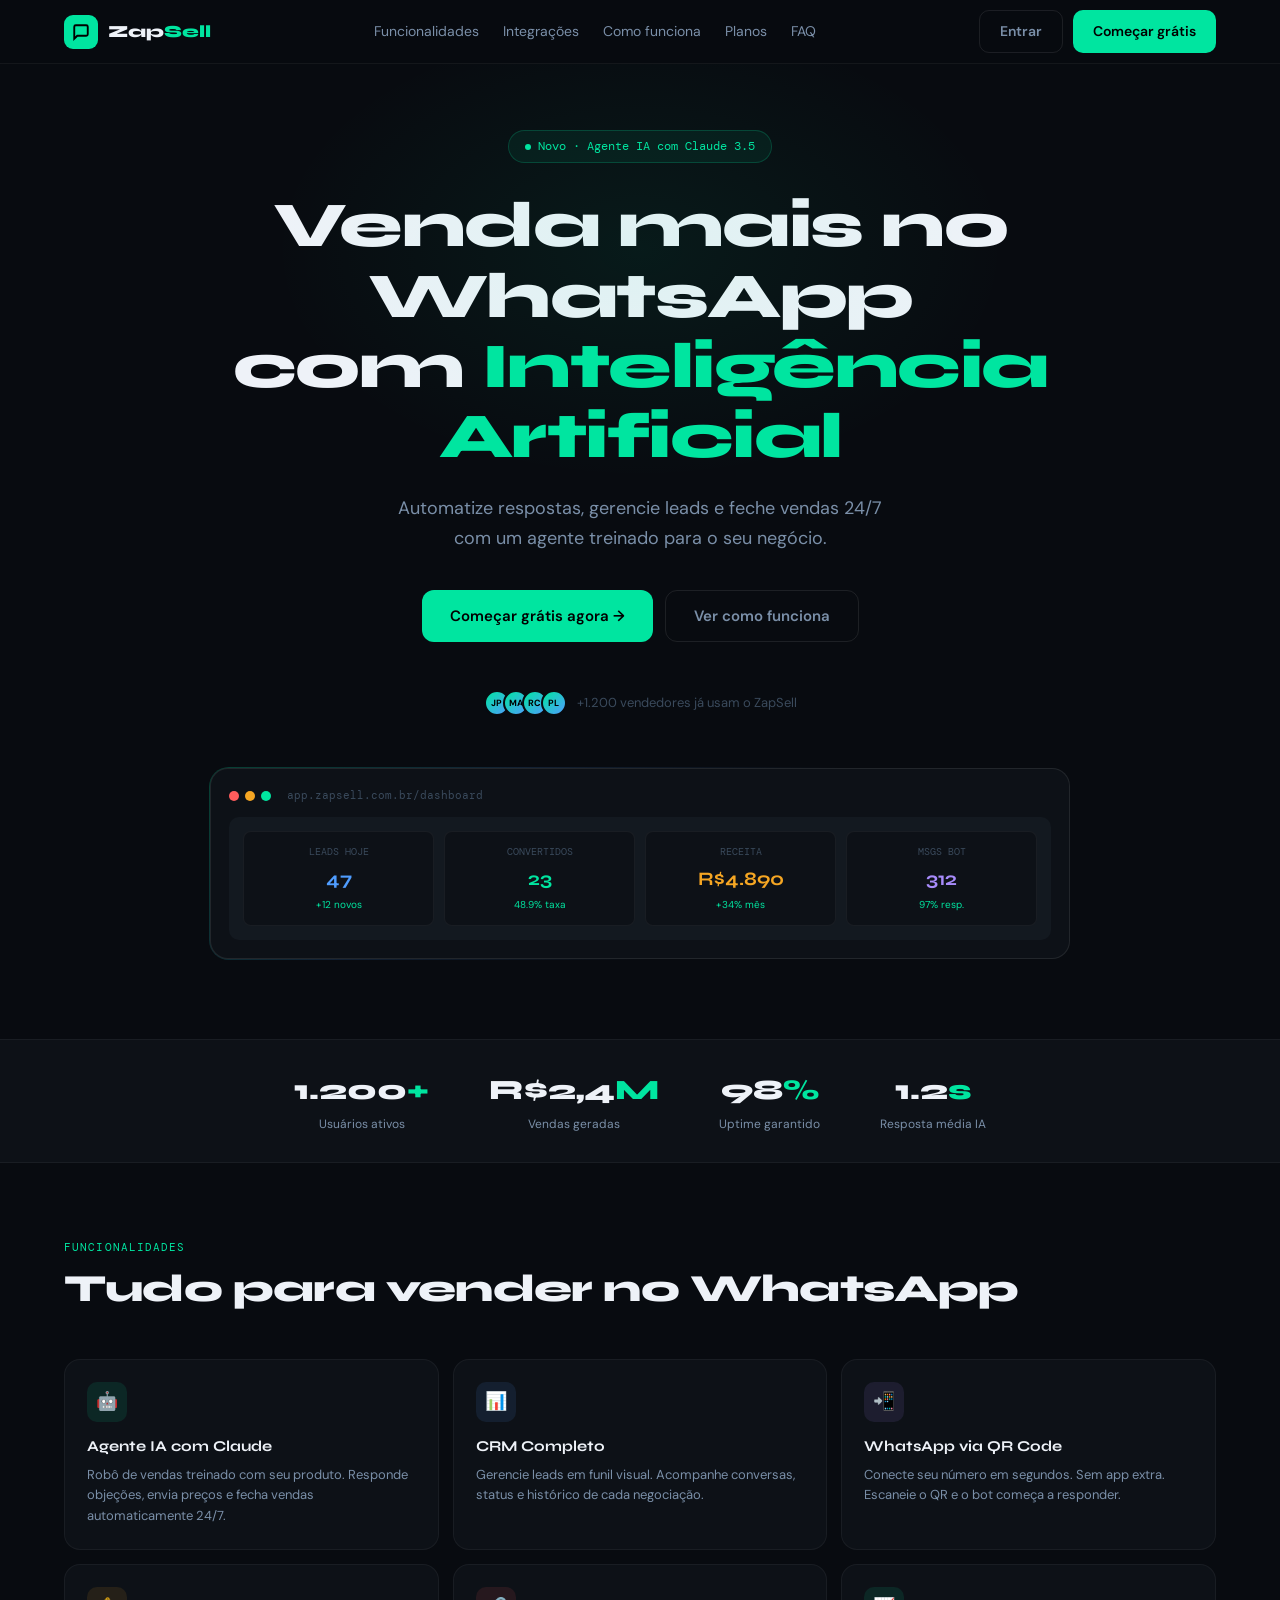
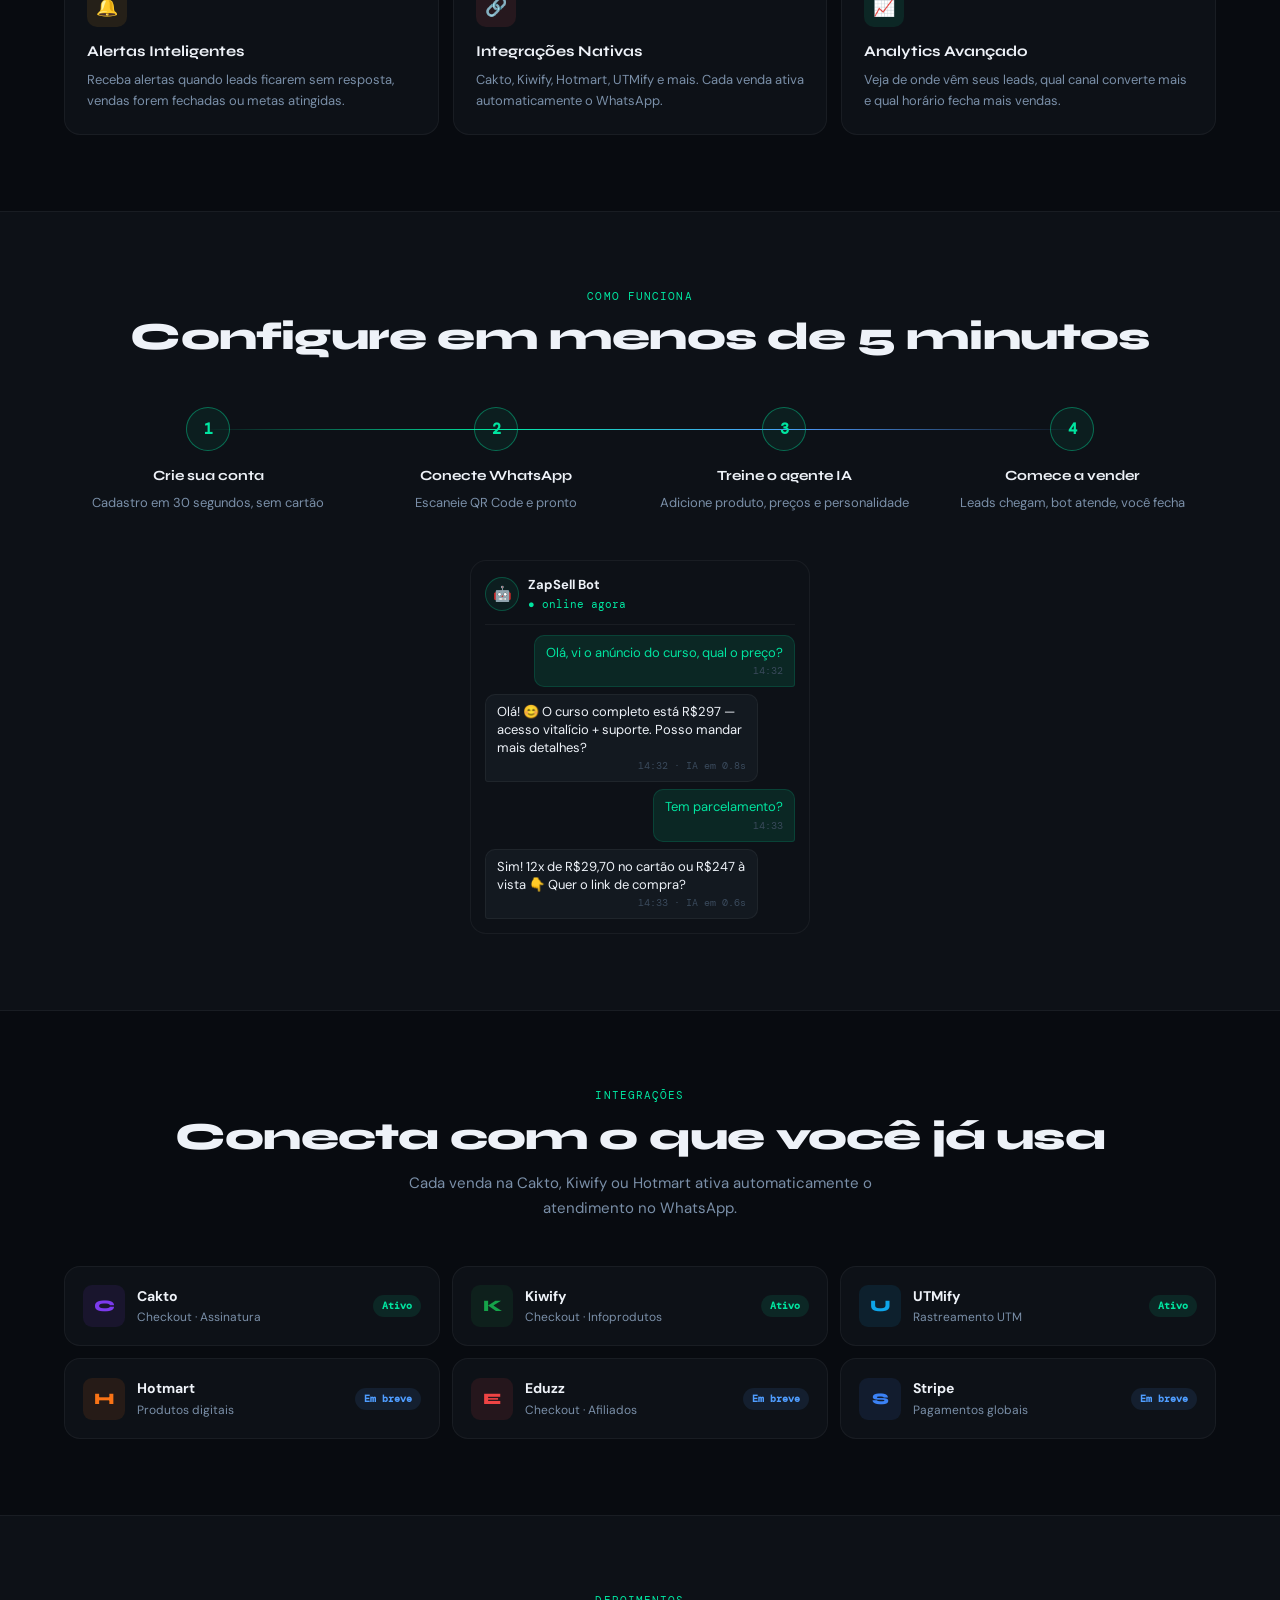
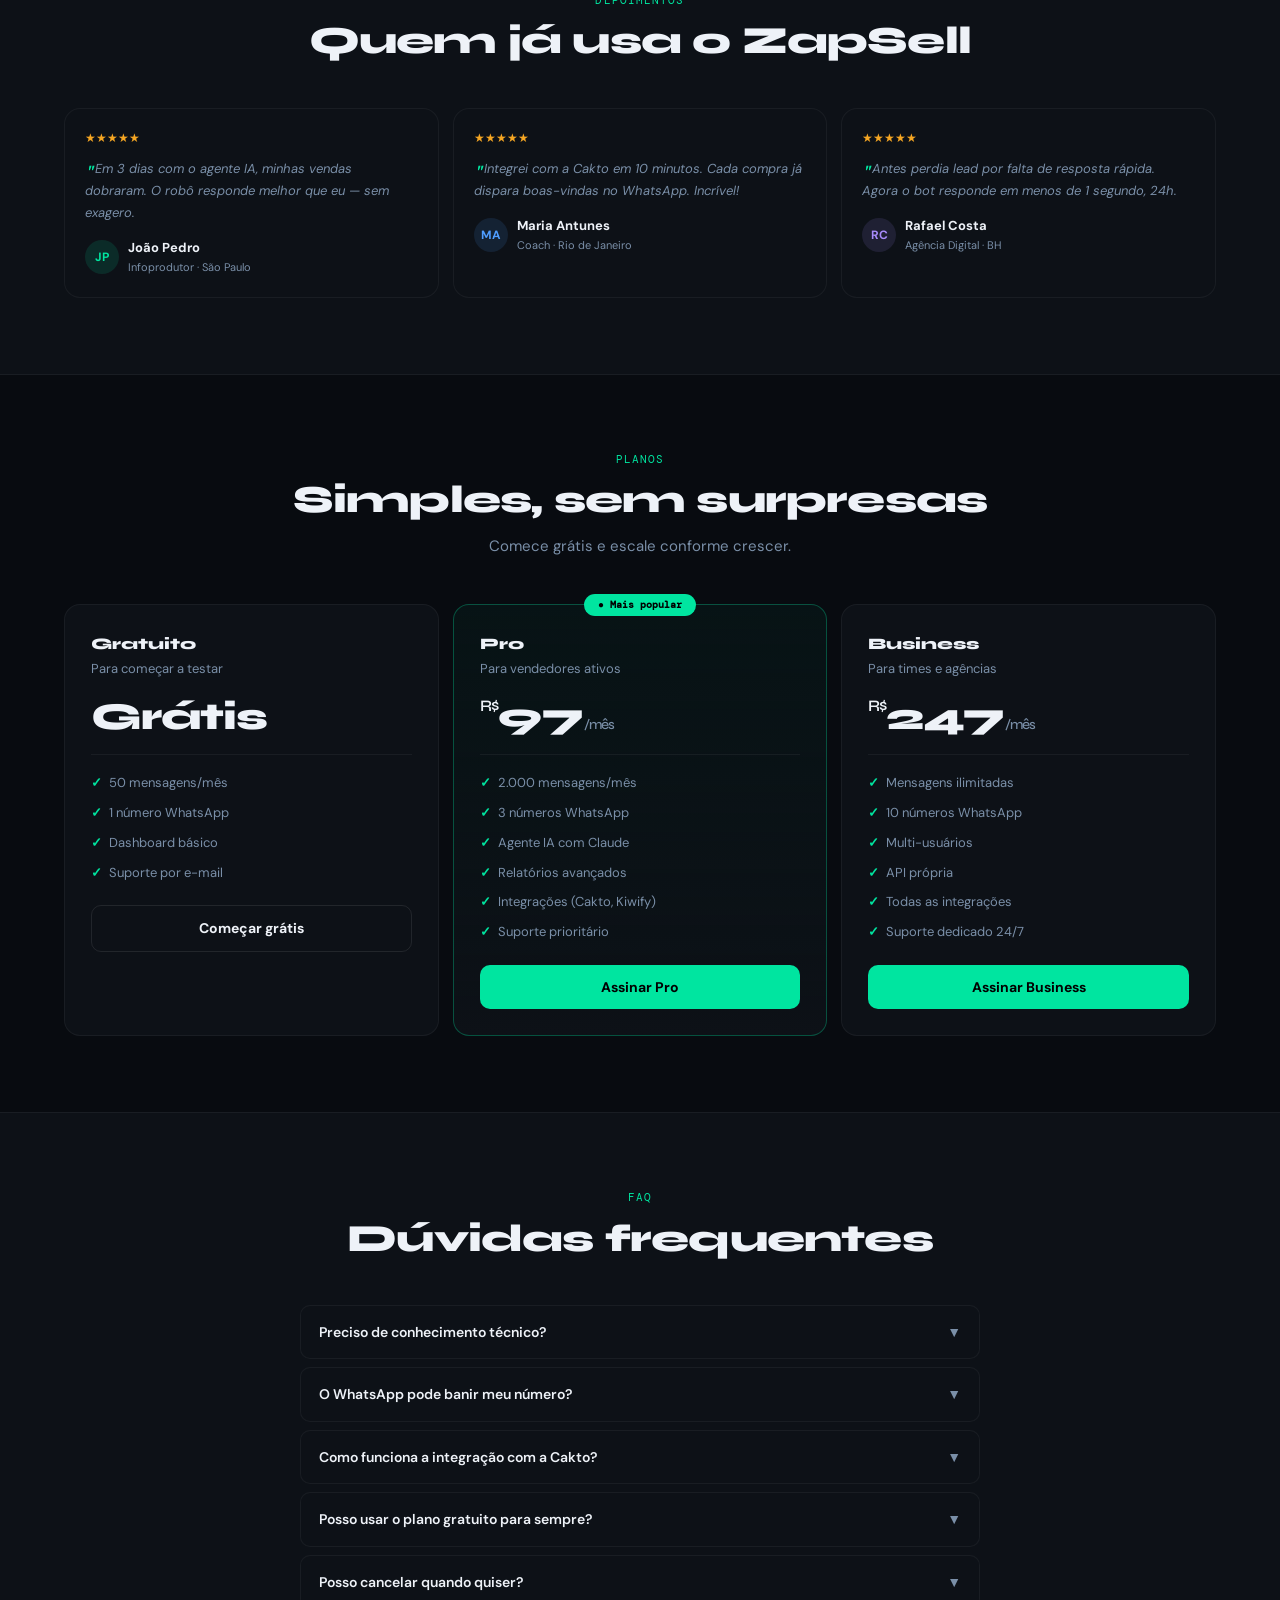
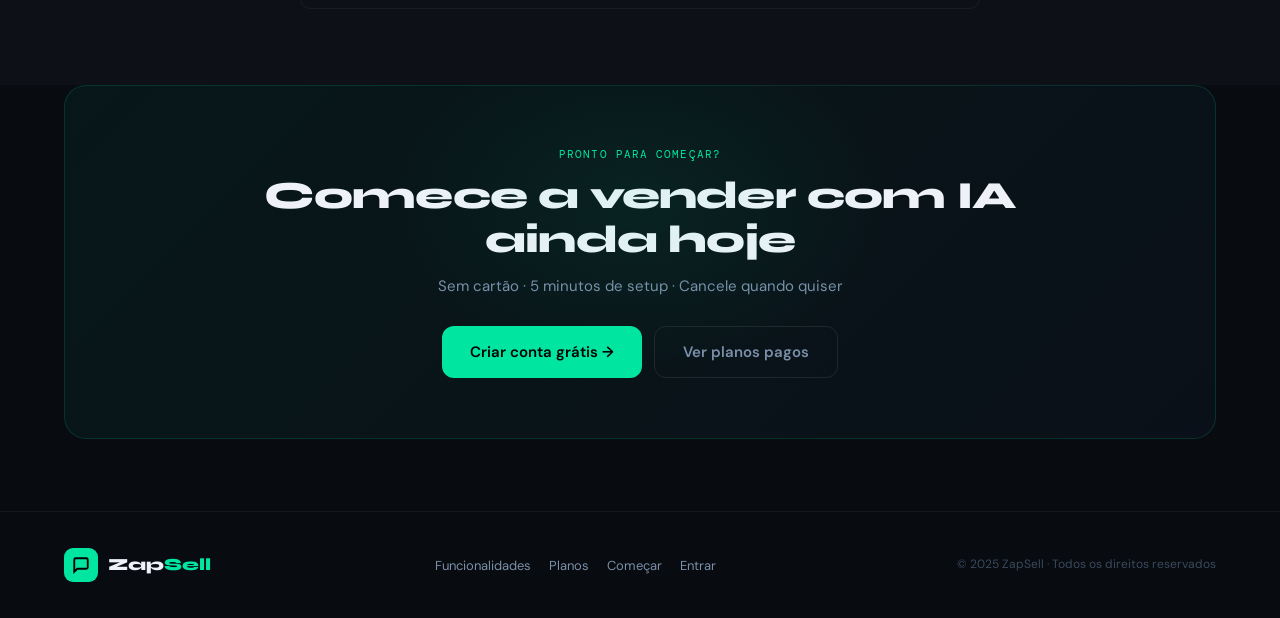
<file: pages/landing.html>
<!DOCTYPE html>
<html lang="pt-BR">
<head>
<meta charset="UTF-8"/>
<meta name="viewport" content="width=device-width,initial-scale=1"/>
<title>ZapSell — Agente de IA para WhatsApp</title>
<link rel="preconnect" href="https://fonts.googleapis.com"/>
<link href="https://fonts.googleapis.com/css2?family=Syne:wght@400;500;600;700;800&family=DM+Sans:wght@400;500;600&family=DM+Mono:wght@400;500&display=swap" rel="stylesheet"/>
<style>
:root{--bg:#080b10;--bg2:#0d1117;--bg3:#131920;--border:#ffffff0d;--border2:#ffffff16;--text:#eef2f8;--text2:#7a8fa8;--text3:#3a4a5c;--green:#00e5a0;--green2:#00b87e;--greenbg:#00e5a010;--amber:#f5a623;--blue:#4f9dff;--purple:#a78bfa;--red:#ff5c5c;--radius:10px;--radius2:16px}
*{box-sizing:border-box;margin:0;padding:0}html{scroll-behavior:smooth}
body{font-family:'DM Sans',sans-serif;background:var(--bg);color:var(--text);font-size:15px;line-height:1.6;overflow-x:hidden}
nav{position:fixed;top:0;left:0;right:0;z-index:100;padding:0 5%;height:64px;display:flex;align-items:center;justify-content:space-between;border-bottom:1px solid var(--border);background:rgba(8,11,16,0.9);backdrop-filter:blur(16px)}
.nav-logo{display:flex;align-items:center;gap:10px;text-decoration:none}
.nav-logo-icon{width:34px;height:34px;background:var(--green);border-radius:9px;display:flex;align-items:center;justify-content:center}
.nav-logo-icon svg{width:18px;height:18px;fill:none;stroke:#000;stroke-width:2.5}
.logo-txt{font-family:'Syne',sans-serif;font-size:17px;font-weight:800;color:var(--text)}
.logo-txt span{color:var(--green)}
.nav-links{display:flex;align-items:center;gap:24px}
.nav-links a{font-size:14px;color:var(--text2);text-decoration:none;transition:color .15s}.nav-links a:hover{color:var(--text)}
.btn{display:inline-flex;align-items:center;gap:7px;padding:9px 20px;border-radius:var(--radius);font-size:14px;font-weight:600;cursor:pointer;text-decoration:none;border:none;font-family:'DM Sans',sans-serif;transition:all .15s}
.btn-ghost{background:transparent;border:1px solid var(--border2);color:var(--text2)}.btn-ghost:hover{color:var(--text)}
.btn-green{background:var(--green);color:#000}.btn-green:hover{background:var(--green2);transform:translateY(-1px)}
.btn-lg{padding:13px 28px;font-size:15px;border-radius:12px}

/* HERO */
.hero{padding:130px 5% 80px;text-align:center;position:relative;overflow:hidden}
.hero::before{content:'';position:absolute;top:0;left:50%;transform:translateX(-50%);width:800px;height:500px;background:radial-gradient(ellipse,rgba(0,229,160,.07),transparent 65%);pointer-events:none}
.badge{display:inline-flex;align-items:center;gap:7px;background:var(--greenbg);border:1px solid rgba(0,229,160,.2);border-radius:99px;padding:6px 16px;font-size:12px;color:var(--green);font-family:'DM Mono',monospace;margin-bottom:28px}
.badge-dot{width:6px;height:6px;border-radius:50%;background:var(--green);animation:pulse 2s infinite}
@keyframes pulse{0%,100%{opacity:1}50%{opacity:.3}}
h1{font-family:'Syne',sans-serif;font-size:clamp(34px,5vw,66px);font-weight:800;line-height:1.1;letter-spacing:-1.5px;margin-bottom:20px}
h1 em{color:var(--green);font-style:normal}
.hero-sub{font-size:clamp(15px,1.5vw,18px);color:var(--text2);max-width:520px;margin:0 auto 36px;line-height:1.7}
.hero-btns{display:flex;gap:12px;justify-content:center;flex-wrap:wrap;margin-bottom:48px}
.social-proof{display:flex;align-items:center;justify-content:center;gap:10px;font-size:13px;color:var(--text3)}
.avatars{display:flex}.avatars span{width:26px;height:26px;border-radius:50%;border:2px solid var(--bg);background:linear-gradient(135deg,var(--green),var(--blue));display:flex;align-items:center;justify-content:center;font-size:9px;font-weight:700;color:#000;margin-left:-7px}.avatars span:first-child{margin-left:0}

/* SCREEN */
.screen-wrap{max-width:860px;margin:52px auto 0;position:relative}
.screen-wrap::before{content:'';position:absolute;inset:-1px;background:linear-gradient(135deg,rgba(0,229,160,.25),rgba(79,157,255,.15),transparent 60%);border-radius:20px}
.screen{position:relative;z-index:1;background:var(--bg2);border:1px solid var(--border2);border-radius:18px;padding:18px;overflow:hidden}
.screen-bar{display:flex;align-items:center;gap:6px;margin-bottom:12px}
.dot{width:10px;height:10px;border-radius:50%}
.screen-grid{background:var(--bg3);border-radius:10px;padding:14px;display:grid;grid-template-columns:repeat(4,1fr);gap:10px}
.sm{background:var(--bg2);border:1px solid var(--border);border-radius:8px;padding:12px}
.sm-l{font-size:10px;color:var(--text3);font-family:'DM Mono',monospace;margin-bottom:4px}
.sm-v{font-family:'Syne',sans-serif;font-size:19px;font-weight:700}
.sm-c{font-size:10px;color:var(--green);margin-top:3px}

section{padding:76px 5%}
.sec-label{font-size:11px;font-family:'DM Mono',monospace;letter-spacing:.1em;color:var(--green);text-transform:uppercase;margin-bottom:10px}
.sec-title{font-family:'Syne',sans-serif;font-size:clamp(24px,3vw,40px);font-weight:800;letter-spacing:-.8px;line-height:1.15;margin-bottom:12px}
.sec-sub{font-size:15px;color:var(--text2);max-width:500px;line-height:1.7}
.tc{text-align:center}.tc .sec-sub{margin:0 auto}

.feat-grid{display:grid;grid-template-columns:repeat(3,1fr);gap:14px;margin-top:48px}
.fc{background:var(--bg2);border:1px solid var(--border);border-radius:var(--radius2);padding:22px;transition:all .2s;position:relative;overflow:hidden}
.fc::after{content:'';position:absolute;top:0;left:0;right:0;height:2px;background:linear-gradient(90deg,transparent,var(--ac,var(--green)),transparent);opacity:0;transition:opacity .2s}
.fc:hover{border-color:var(--border2);transform:translateY(-2px)}.fc:hover::after{opacity:1}
.ficon{width:40px;height:40px;border-radius:10px;display:flex;align-items:center;justify-content:center;margin-bottom:12px;font-size:18px}
.ft{font-family:'Syne',sans-serif;font-size:15px;font-weight:700;margin-bottom:7px}
.fd{font-size:13px;color:var(--text2);line-height:1.6}

.steps{display:grid;grid-template-columns:repeat(4,1fr);gap:0;margin-top:48px;position:relative}
.steps::before{content:'';position:absolute;top:22px;left:12%;right:12%;height:1px;background:linear-gradient(90deg,transparent,var(--green),var(--blue),transparent)}
.si{text-align:center;padding:0 14px}
.snum{width:44px;height:44px;border-radius:50%;background:var(--bg3);border:1px solid var(--border2);display:flex;align-items:center;justify-content:center;margin:0 auto 14px;font-family:'DM Mono',monospace;font-weight:700;font-size:15px;position:relative;z-index:1}
.snum.on{background:var(--greenbg);border-color:rgba(0,229,160,.4);color:var(--green)}
.st{font-weight:700;font-size:14px;margin-bottom:5px;font-family:'Syne',sans-serif}
.sd{font-size:13px;color:var(--text2);line-height:1.5}

.int-grid{display:grid;grid-template-columns:repeat(3,1fr);gap:12px;margin-top:44px}
.ic{background:var(--bg2);border:1px solid var(--border);border-radius:var(--radius2);padding:18px;display:flex;align-items:center;gap:12px;transition:all .2s}
.ic:hover{border-color:var(--border2);transform:translateY(-1px)}
.ilogo{width:42px;height:42px;border-radius:9px;display:flex;align-items:center;justify-content:center;font-size:16px;font-weight:800;flex-shrink:0;font-family:'Syne',sans-serif}
.iname{font-weight:700;font-size:14px}.icat{font-size:12px;color:var(--text2);margin-top:1px}
.ist{margin-left:auto;font-size:10px;padding:3px 9px;border-radius:20px;font-family:'DM Mono',monospace;font-weight:600}
.on-badge{background:rgba(0,229,160,.1);color:var(--green)}.soon-badge{background:rgba(79,157,255,.1);color:var(--blue)}

.tests{display:grid;grid-template-columns:repeat(3,1fr);gap:14px;margin-top:44px}
.tc2{background:var(--bg2);border:1px solid var(--border);border-radius:var(--radius2);padding:20px}
.stars{color:var(--amber);font-size:12px;margin-bottom:10px}
.ttext{font-size:13px;color:var(--text2);line-height:1.7;margin-bottom:14px;font-style:italic}
.ttext::before{content:'"';color:var(--green);font-size:22px;font-family:'Syne',sans-serif;line-height:0;vertical-align:-7px;margin-right:3px}
.tauth{display:flex;align-items:center;gap:9px}
.tav{width:34px;height:34px;border-radius:50%;display:flex;align-items:center;justify-content:center;font-size:12px;font-weight:700;flex-shrink:0}
.tname{font-size:13px;font-weight:700}.trole{font-size:11px;color:var(--text2)}

.plans{display:grid;grid-template-columns:repeat(3,1fr);gap:14px;margin-top:44px}
.pc{background:var(--bg2);border:1px solid var(--border);border-radius:var(--radius2);padding:26px;position:relative}
.pc.pop{border-color:rgba(0,229,160,.3);background:linear-gradient(180deg,rgba(0,229,160,.04),var(--bg2))}
.pop-badge{position:absolute;top:-11px;left:50%;transform:translateX(-50%);background:var(--green);color:#000;font-size:10px;font-weight:700;padding:3px 14px;border-radius:99px;font-family:'DM Mono',monospace;white-space:nowrap}
.pname{font-family:'Syne',sans-serif;font-size:16px;font-weight:800;margin-bottom:3px}
.pdesc{font-size:13px;color:var(--text2);margin-bottom:18px}
.pprice{font-family:'Syne',sans-serif;font-size:38px;font-weight:800;letter-spacing:-1px;line-height:1}
.pprice sup{font-size:16px;vertical-align:top;margin-top:7px;font-weight:600}
.pprice span{font-size:14px;font-weight:500;color:var(--text2)}
.pdiv{height:1px;background:var(--border);margin:18px 0}
.pfeats{list-style:none;display:flex;flex-direction:column;gap:9px;margin-bottom:22px}
.pfeats li{font-size:13px;color:var(--text2);display:flex;align-items:center;gap:7px}
.pfeats li::before{content:'✓';color:var(--green);font-weight:700;flex-shrink:0}
.pbtn{width:100%;padding:11px;border-radius:var(--radius);font-size:14px;font-weight:700;cursor:pointer;text-align:center;text-decoration:none;display:block;font-family:'DM Sans',sans-serif;transition:all .15s;border:none}
.pbtn-ghost{background:transparent;border:1px solid var(--border2);color:var(--text)}.pbtn-ghost:hover{border-color:var(--green);color:var(--green)}
.pbtn-green{background:var(--green);color:#000}.pbtn-green:hover{background:var(--green2)}

.faq-list{max-width:680px;margin:44px auto 0;display:flex;flex-direction:column;gap:8px}
.fi{background:var(--bg2);border:1px solid var(--border);border-radius:var(--radius);overflow:hidden}
.fq{padding:15px 18px;font-size:14px;font-weight:600;cursor:pointer;display:flex;align-items:center;justify-content:space-between;gap:12px;transition:background .15s;user-select:none}
.fq:hover{background:var(--bg3)}
.farr{color:var(--text2);transition:transform .2s;flex-shrink:0}
.fa{padding:0 18px 14px;font-size:13px;color:var(--text2);line-height:1.7;display:none}
.fi.open .fa{display:block}.fi.open .farr{transform:rotate(180deg)}.fi.open .fq{color:var(--green)}

.stats-bar{border-top:1px solid var(--border);border-bottom:1px solid var(--border);padding:28px 5%;display:flex;align-items:center;justify-content:center;gap:60px;flex-wrap:wrap;background:var(--bg2)}
.sv{font-family:'Syne',sans-serif;font-size:28px;font-weight:800}.sv em{color:var(--green);font-style:normal}
.sl{font-size:12px;color:var(--text2);margin-top:2px}

.wpp{background:var(--bg2);border:1px solid var(--border);border-radius:var(--radius2);padding:14px;max-width:340px;margin:48px auto 0}
.wph{display:flex;align-items:center;gap:9px;padding-bottom:10px;border-bottom:1px solid var(--border);margin-bottom:10px}
.wpav{width:34px;height:34px;border-radius:50%;background:var(--greenbg);border:1px solid rgba(0,229,160,.25);display:flex;align-items:center;justify-content:center;font-size:15px}
.wpm{display:flex;flex-direction:column;gap:7px}
.wm{padding:8px 11px;border-radius:10px;font-size:13px;max-width:88%;line-height:1.4}
.wm-bot{background:var(--bg3);border:1px solid var(--border);align-self:flex-start;border-bottom-left-radius:3px}
.wm-user{background:rgba(0,229,160,.1);border:1px solid rgba(0,229,160,.15);color:var(--green);align-self:flex-end;border-bottom-right-radius:3px}
.wt{font-size:10px;color:var(--text3);text-align:right;margin-top:2px;font-family:'DM Mono',monospace}

.cta-box{background:linear-gradient(135deg,rgba(0,229,160,.06),rgba(79,157,255,.04));border:1px solid rgba(0,229,160,.15);border-radius:22px;padding:60px 44px;text-align:center;margin:0 5% 72px;position:relative;overflow:hidden}
.cta-box::before{content:'';position:absolute;top:-80px;left:50%;transform:translateX(-50%);width:600px;height:400px;background:radial-gradient(ellipse,rgba(0,229,160,.07),transparent 60%);pointer-events:none}

footer{border-top:1px solid var(--border);padding:36px 5%;display:flex;align-items:center;justify-content:space-between;flex-wrap:wrap;gap:14px}
.fl a{font-size:13px;color:var(--text2);text-decoration:none;margin-right:18px;transition:color .15s}.fl a:hover{color:var(--green)}
.fc2{font-size:12px;color:var(--text3)}

@media(max-width:768px){
  .feat-grid,.int-grid,.plans,.steps,.tests{grid-template-columns:1fr}
  .nav-links{display:none}.screen-grid{grid-template-columns:1fr 1fr}
  .steps::before{display:none}.stats-bar{gap:28px}.cta-box{padding:36px 22px;margin:0 4% 52px}
}
</style>
</head>
<body>

<nav>
  <a href="/landing" class="nav-logo">
    <div class="nav-logo-icon"><svg viewBox="0 0 24 24"><path d="M21 15a2 2 0 0 1-2 2H7l-4 4V5a2 2 0 0 1 2-2h14a2 2 0 0 1 2 2z"/></svg></div>
    <span class="logo-txt">Zap<span>Sell</span></span>
  </a>
  <div class="nav-links">
    <a href="#feat">Funcionalidades</a>
    <a href="#int">Integrações</a>
    <a href="#how">Como funciona</a>
    <a href="#plans">Planos</a>
    <a href="#faq">FAQ</a>
  </div>
  <div style="display:flex;gap:10px">
    <a href="/login" class="btn btn-ghost">Entrar</a>
    <a href="/planos" class="btn btn-green">Começar grátis</a>
  </div>
</nav>

<section class="hero">
  <div class="badge"><div class="badge-dot"></div>Novo · Agente IA com Claude 3.5</div>
  <h1>Venda mais no WhatsApp<br>com <em>Inteligência Artificial</em></h1>
  <p class="hero-sub">Automatize respostas, gerencie leads e feche vendas 24/7 com um agente treinado para o seu negócio.</p>
  <div class="hero-btns">
    <a href="/planos" class="btn btn-green btn-lg">Começar grátis agora →</a>
    <a href="#how" class="btn btn-ghost btn-lg">Ver como funciona</a>
  </div>
  <div class="social-proof">
    <div class="avatars"><span>JP</span><span>MA</span><span>RC</span><span>PL</span></div>
    <span>+1.200 vendedores já usam o ZapSell</span>
  </div>
  <div class="screen-wrap">
    <div class="screen">
      <div class="screen-bar">
        <div class="dot" style="background:#ff5c5c"></div>
        <div class="dot" style="background:#f5a623"></div>
        <div class="dot" style="background:#00e5a0"></div>
        <span style="font-size:11px;color:var(--text3);margin-left:10px;font-family:'DM Mono',monospace">app.zapsell.com.br/dashboard</span>
      </div>
      <div class="screen-grid">
        <div class="sm"><div class="sm-l">LEADS HOJE</div><div class="sm-v" style="color:var(--blue)">47</div><div class="sm-c">+12 novos</div></div>
        <div class="sm"><div class="sm-l">CONVERTIDOS</div><div class="sm-v" style="color:var(--green)">23</div><div class="sm-c">48.9% taxa</div></div>
        <div class="sm"><div class="sm-l">RECEITA</div><div class="sm-v" style="color:var(--amber)">R$4.890</div><div class="sm-c">+34% mês</div></div>
        <div class="sm"><div class="sm-l">MSGS BOT</div><div class="sm-v" style="color:var(--purple)">312</div><div class="sm-c">97% resp.</div></div>
      </div>
    </div>
  </div>
</section>

<div class="stats-bar">
  <div style="text-align:center"><div class="sv">1.200<em>+</em></div><div class="sl">Usuários ativos</div></div>
  <div style="text-align:center"><div class="sv">R$2,4<em>M</em></div><div class="sl">Vendas geradas</div></div>
  <div style="text-align:center"><div class="sv">98<em>%</em></div><div class="sl">Uptime garantido</div></div>
  <div style="text-align:center"><div class="sv">1.2<em>s</em></div><div class="sl">Resposta média IA</div></div>
</div>

<section id="feat">
  <div class="sec-label">Funcionalidades</div>
  <div class="sec-title">Tudo para vender no WhatsApp</div>
  <div class="feat-grid">
    <div class="fc" style="--ac:var(--green)"><div class="ficon" style="background:rgba(0,229,160,.1)">🤖</div><div class="ft">Agente IA com Claude</div><div class="fd">Robô de vendas treinado com seu produto. Responde objeções, envia preços e fecha vendas automaticamente 24/7.</div></div>
    <div class="fc" style="--ac:var(--blue)"><div class="ficon" style="background:rgba(79,157,255,.1)">📊</div><div class="ft">CRM Completo</div><div class="fd">Gerencie leads em funil visual. Acompanhe conversas, status e histórico de cada negociação.</div></div>
    <div class="fc" style="--ac:var(--purple)"><div class="ficon" style="background:rgba(167,139,250,.1)">📲</div><div class="ft">WhatsApp via QR Code</div><div class="fd">Conecte seu número em segundos. Sem app extra. Escaneie o QR e o bot começa a responder.</div></div>
    <div class="fc" style="--ac:var(--amber)"><div class="ficon" style="background:rgba(245,166,35,.1)">🔔</div><div class="ft">Alertas Inteligentes</div><div class="fd">Receba alertas quando leads ficarem sem resposta, vendas forem fechadas ou metas atingidas.</div></div>
    <div class="fc" style="--ac:var(--red)"><div class="ficon" style="background:rgba(255,92,92,.1)">🔗</div><div class="ft">Integrações Nativas</div><div class="fd">Cakto, Kiwify, Hotmart, UTMify e mais. Cada venda ativa automaticamente o WhatsApp.</div></div>
    <div class="fc" style="--ac:var(--green)"><div class="ficon" style="background:rgba(0,229,160,.1)">📈</div><div class="ft">Analytics Avançado</div><div class="fd">Veja de onde vêm seus leads, qual canal converte mais e qual horário fecha mais vendas.</div></div>
  </div>
</section>

<section id="how" style="background:var(--bg2);border-top:1px solid var(--border);border-bottom:1px solid var(--border)">
  <div class="tc"><div class="sec-label">Como funciona</div><div class="sec-title">Configure em menos de 5 minutos</div></div>
  <div class="steps">
    <div class="si"><div class="snum on">1</div><div class="st">Crie sua conta</div><div class="sd">Cadastro em 30 segundos, sem cartão</div></div>
    <div class="si"><div class="snum on">2</div><div class="st">Conecte WhatsApp</div><div class="sd">Escaneie QR Code e pronto</div></div>
    <div class="si"><div class="snum on">3</div><div class="st">Treine o agente IA</div><div class="sd">Adicione produto, preços e personalidade</div></div>
    <div class="si"><div class="snum on">4</div><div class="st">Comece a vender</div><div class="sd">Leads chegam, bot atende, você fecha</div></div>
  </div>
  <div class="wpp">
    <div class="wph">
      <div class="wpav">🤖</div>
      <div><div style="font-size:13px;font-weight:700">ZapSell Bot</div><div style="font-size:11px;color:var(--green);font-family:'DM Mono',monospace">● online agora</div></div>
    </div>
    <div class="wpm">
      <div class="wm wm-user">Olá, vi o anúncio do curso, qual o preço?<div class="wt">14:32</div></div>
      <div class="wm wm-bot">Olá! 😊 O curso completo está R$297 — acesso vitalício + suporte. Posso mandar mais detalhes?<div class="wt">14:32 · IA em 0.8s</div></div>
      <div class="wm wm-user">Tem parcelamento?<div class="wt">14:33</div></div>
      <div class="wm wm-bot">Sim! 12x de R$29,70 no cartão ou R$247 à vista 👇 Quer o link de compra?<div class="wt">14:33 · IA em 0.6s</div></div>
    </div>
  </div>
</section>

<section id="int">
  <div class="tc"><div class="sec-label">Integrações</div><div class="sec-title">Conecta com o que você já usa</div><p class="sec-sub" style="margin:0 auto">Cada venda na Cakto, Kiwify ou Hotmart ativa automaticamente o atendimento no WhatsApp.</p></div>
  <div class="int-grid">
    <div class="ic"><div class="ilogo" style="background:rgba(124,58,237,.1);color:#7c3aed">C</div><div><div class="iname">Cakto</div><div class="icat">Checkout · Assinatura</div></div><span class="ist on-badge">Ativo</span></div>
    <div class="ic"><div class="ilogo" style="background:rgba(22,163,74,.1);color:#16a34a">K</div><div><div class="iname">Kiwify</div><div class="icat">Checkout · Infoprodutos</div></div><span class="ist on-badge">Ativo</span></div>
    <div class="ic"><div class="ilogo" style="background:rgba(14,165,233,.1);color:#0ea5e9">U</div><div><div class="iname">UTMify</div><div class="icat">Rastreamento UTM</div></div><span class="ist on-badge">Ativo</span></div>
    <div class="ic"><div class="ilogo" style="background:rgba(249,115,22,.1);color:#f97316">H</div><div><div class="iname">Hotmart</div><div class="icat">Produtos digitais</div></div><span class="ist soon-badge">Em breve</span></div>
    <div class="ic"><div class="ilogo" style="background:rgba(239,68,68,.1);color:#ef4444">E</div><div><div class="iname">Eduzz</div><div class="icat">Checkout · Afiliados</div></div><span class="ist soon-badge">Em breve</span></div>
    <div class="ic"><div class="ilogo" style="background:rgba(59,130,246,.1);color:#3b82f6">S</div><div><div class="iname">Stripe</div><div class="icat">Pagamentos globais</div></div><span class="ist soon-badge">Em breve</span></div>
  </div>
</section>

<section style="background:var(--bg2);border-top:1px solid var(--border);border-bottom:1px solid var(--border)">
  <div class="tc"><div class="sec-label">Depoimentos</div><div class="sec-title">Quem já usa o ZapSell</div></div>
  <div class="tests">
    <div class="tc2"><div class="stars">★★★★★</div><p class="ttext">Em 3 dias com o agente IA, minhas vendas dobraram. O robô responde melhor que eu — sem exagero.</p><div class="tauth"><div class="tav" style="background:rgba(0,229,160,.12);color:var(--green)">JP</div><div><div class="tname">João Pedro</div><div class="trole">Infoprodutor · São Paulo</div></div></div></div>
    <div class="tc2"><div class="stars">★★★★★</div><p class="ttext">Integrei com a Cakto em 10 minutos. Cada compra já dispara boas-vindas no WhatsApp. Incrível!</p><div class="tauth"><div class="tav" style="background:rgba(79,157,255,.12);color:var(--blue)">MA</div><div><div class="tname">Maria Antunes</div><div class="trole">Coach · Rio de Janeiro</div></div></div></div>
    <div class="tc2"><div class="stars">★★★★★</div><p class="ttext">Antes perdia lead por falta de resposta rápida. Agora o bot responde em menos de 1 segundo, 24h.</p><div class="tauth"><div class="tav" style="background:rgba(167,139,250,.12);color:var(--purple)">RC</div><div><div class="tname">Rafael Costa</div><div class="trole">Agência Digital · BH</div></div></div></div>
  </div>
</section>

<section id="plans">
  <div class="tc"><div class="sec-label">Planos</div><div class="sec-title">Simples, sem surpresas</div><p class="sec-sub" style="margin:0 auto">Comece grátis e escale conforme crescer.</p></div>
  <div class="plans" id="plans-grid"></div>
</section>

<section id="faq" style="background:var(--bg2);border-top:1px solid var(--border)">
  <div class="tc"><div class="sec-label">FAQ</div><div class="sec-title">Dúvidas frequentes</div></div>
  <div class="faq-list">
    <div class="fi"><div class="fq" onclick="faq(this)">Preciso de conhecimento técnico?<span class="farr">▼</span></div><div class="fa">Não. Tudo é configurado por painéis visuais, sem código.</div></div>
    <div class="fi"><div class="fq" onclick="faq(this)">O WhatsApp pode banir meu número?<span class="farr">▼</span></div><div class="fa">O ZapSell usa tecnologia similar ao WhatsApp Web com limites seguros. Recomendamos número exclusivo para o bot.</div></div>
    <div class="fi"><div class="fq" onclick="faq(this)">Como funciona a integração com a Cakto?<span class="farr">▼</span></div><div class="fa">Cada venda na Cakto dispara um webhook para o ZapSell, que salva o comprador e envia boas-vindas no WhatsApp em segundos.</div></div>
    <div class="fi"><div class="fq" onclick="faq(this)">Posso usar o plano gratuito para sempre?<span class="farr">▼</span></div><div class="fa">Sim! O plano gratuito não expira. Inclui 50 mensagens/mês para testar. Para escalar, planos pagos a partir de R$97/mês.</div></div>
    <div class="fi"><div class="fq" onclick="faq(this)">Posso cancelar quando quiser?<span class="farr">▼</span></div><div class="fa">Sim, sem multa. Cancele pelo painel ou pelo suporte. Você mantém o acesso até o fim do período pago.</div></div>
  </div>
</section>

<div class="cta-box">
  <div class="sec-label tc">Pronto para começar?</div>
  <div class="sec-title tc" style="margin-bottom:12px">Comece a vender com IA<br>ainda hoje</div>
  <p style="color:var(--text2);margin-bottom:28px;font-size:15px">Sem cartão · 5 minutos de setup · Cancele quando quiser</p>
  <div style="display:flex;gap:12px;justify-content:center;flex-wrap:wrap">
    <a href="/planos" class="btn btn-green btn-lg">Criar conta grátis →</a>
    <a href="/planos?plano=pro" class="btn btn-ghost btn-lg">Ver planos pagos</a>
  </div>
</div>

<footer>
  <a href="/landing" class="nav-logo">
    <div class="nav-logo-icon"><svg viewBox="0 0 24 24" style="width:18px;height:18px;fill:none;stroke:#000;stroke-width:2.5"><path d="M21 15a2 2 0 0 1-2 2H7l-4 4V5a2 2 0 0 1 2-2h14a2 2 0 0 1 2 2z"/></svg></div>
    <span class="logo-txt">Zap<span>Sell</span></span>
  </a>
  <div class="fl"><a href="#feat">Funcionalidades</a><a href="#plans">Planos</a><a href="/planos">Começar</a><a href="/login">Entrar</a></div>
  <div class="fc2">© 2025 ZapSell · Todos os direitos reservados</div>
</footer>

<script src="../js/config.js"></script>
<script>
function renderPlanos(){
  const c=window.ZS,g=document.getElementById('plans-grid');if(!c||!g)return
  g.innerHTML=Object.entries(c.planos).map(([k,p])=>`
    <div class="pc ${p.destaque?'pop':''}">
      ${p.destaque?'<div class="pop-badge">● Mais popular</div>':''}
      <div class="pname">${p.nome}</div><div class="pdesc">${p.descricao}</div>
      <div class="pprice">${p.preco===0?'<sup></sup>Grátis':`<sup>R$</sup>${p.preco}<span>/mês</span>`}</div>
      <div class="pdiv"></div>
      <ul class="pfeats">${p.features.map(f=>`<li>${f}</li>`).join('')}</ul>
      ${p.preco===0?`<a href="/planos?plano=free" class="pbtn pbtn-ghost">Começar grátis</a>`
        :`<a href="${c.checkout[k]||'/planos'}" target="${c.checkout[k]?'_blank':'_self'}" class="pbtn pbtn-green">Assinar ${p.nome}</a>`}
    </div>`).join('')
}
function faq(el){
  const i=el.parentElement,o=i.classList.contains('open')
  document.querySelectorAll('.fi').forEach(x=>x.classList.remove('open'))
  if(!o)i.classList.add('open')
}
renderPlanos()
</script>
</body>
</html>
</file>
